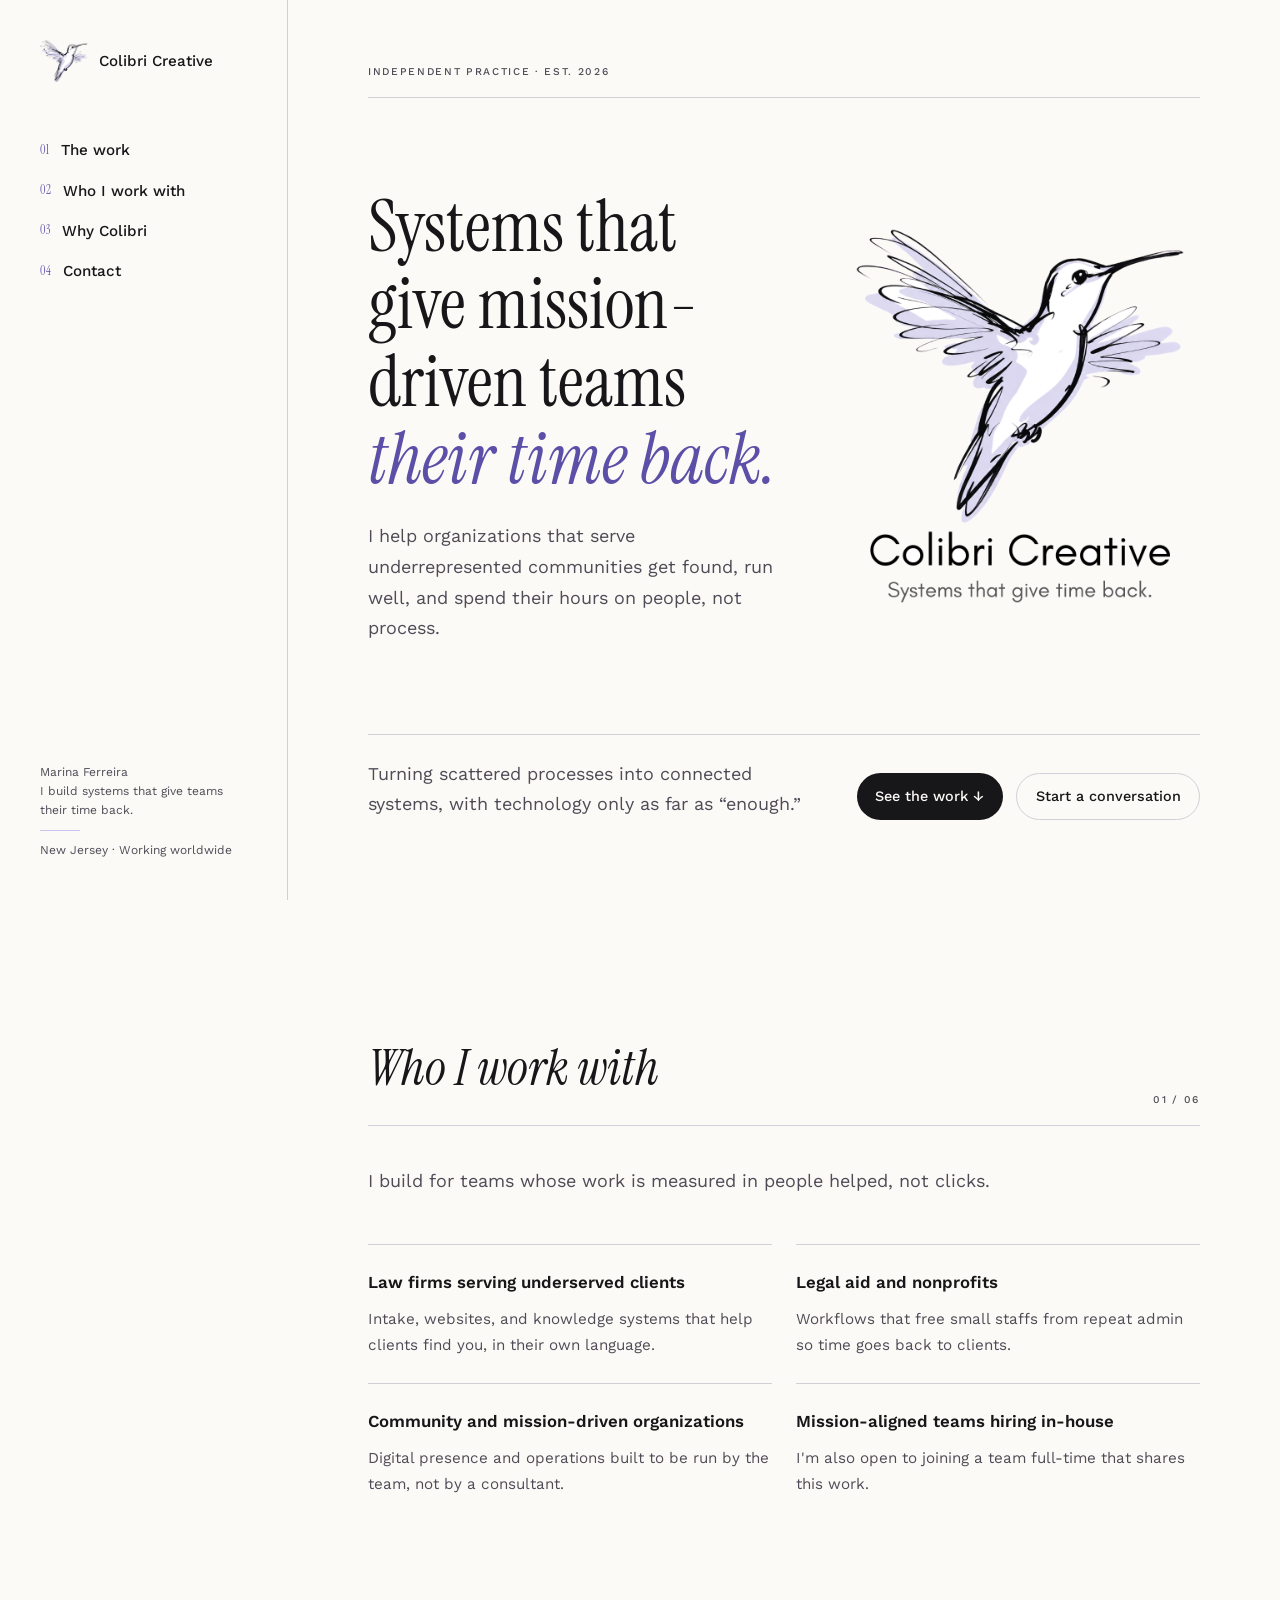
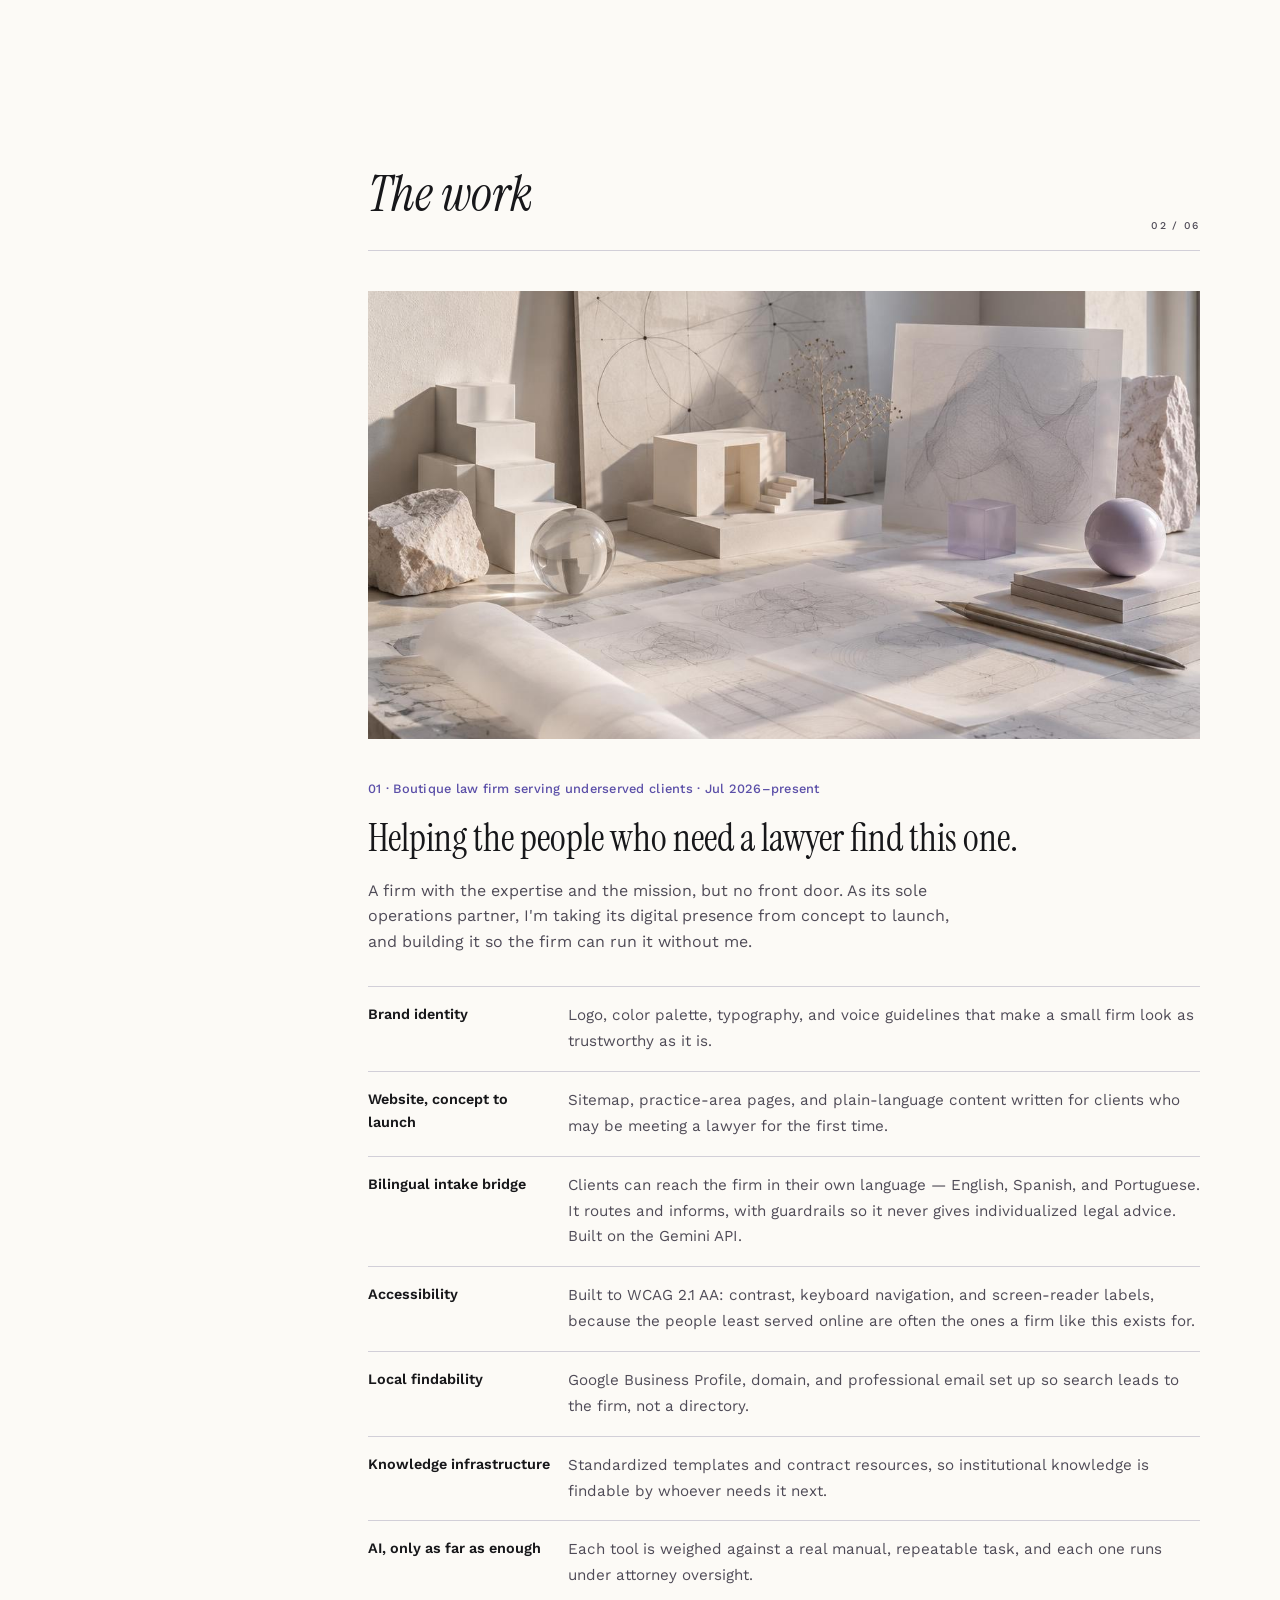
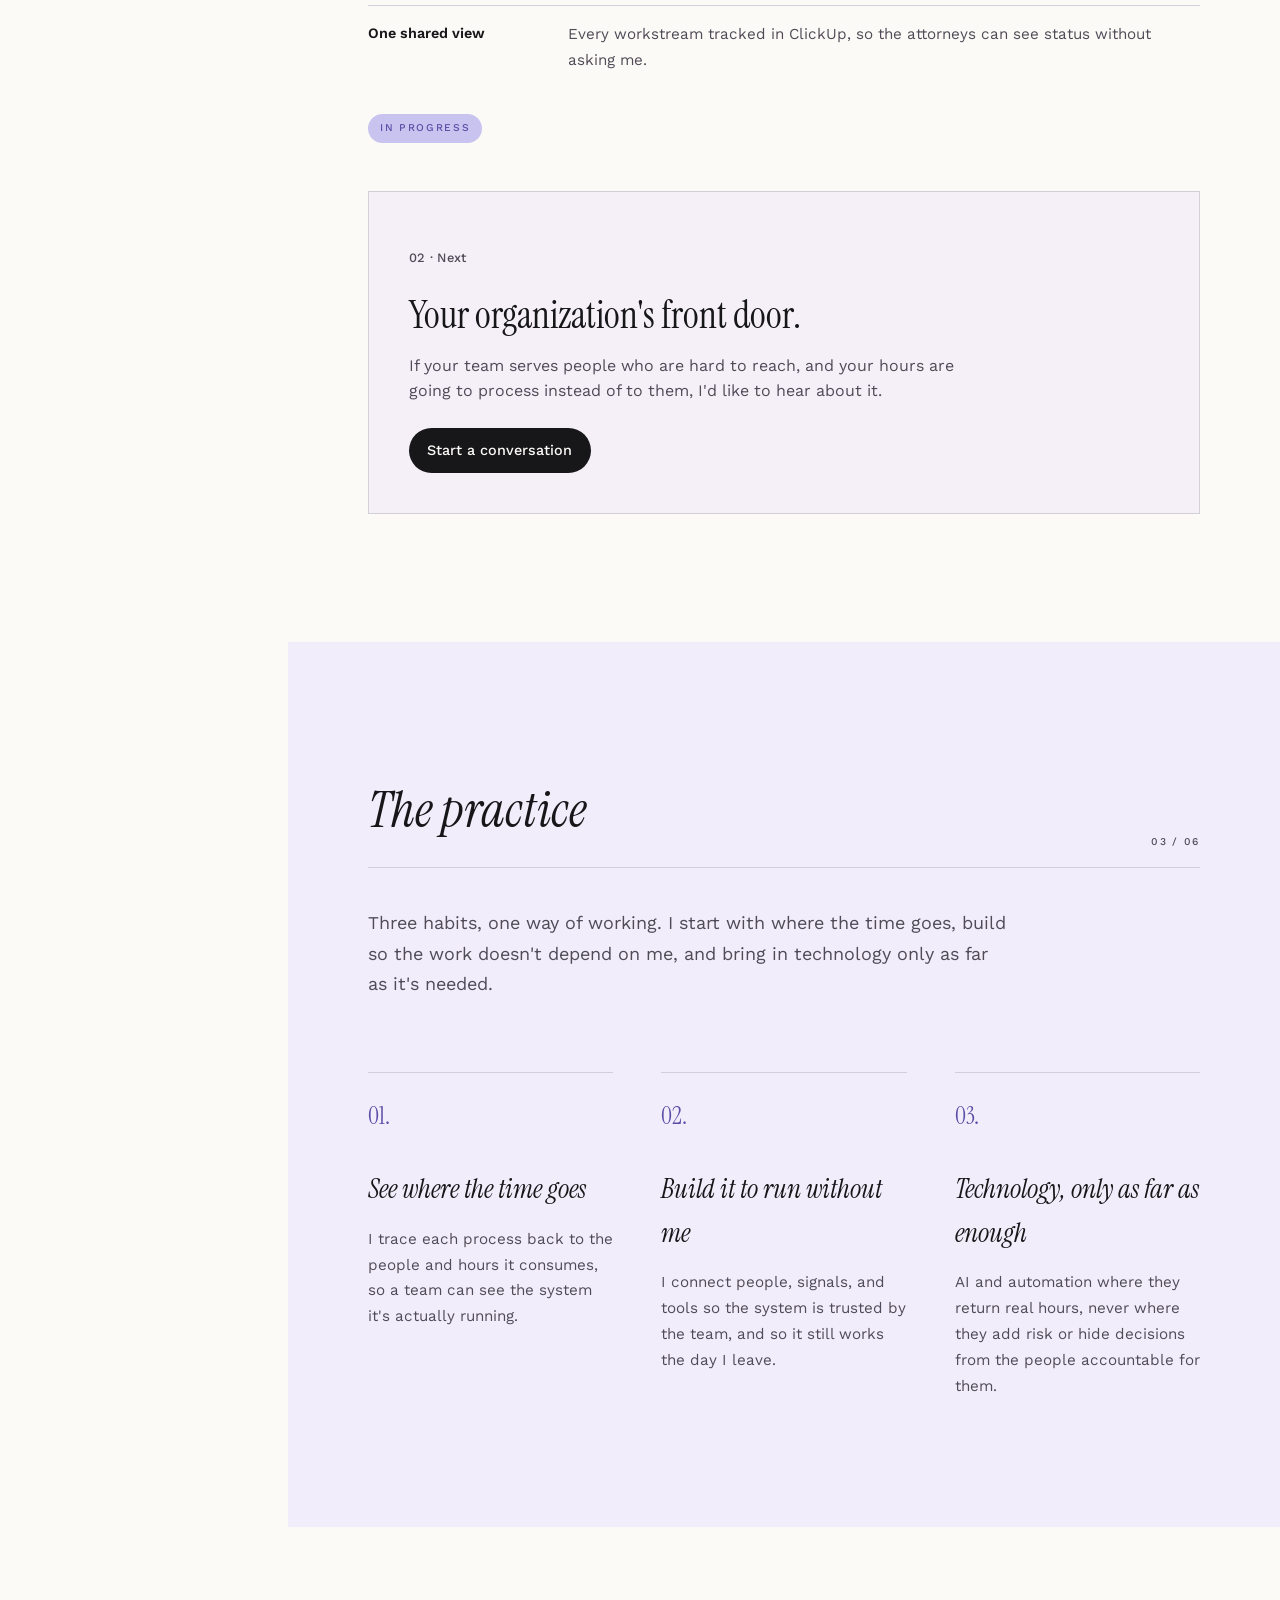
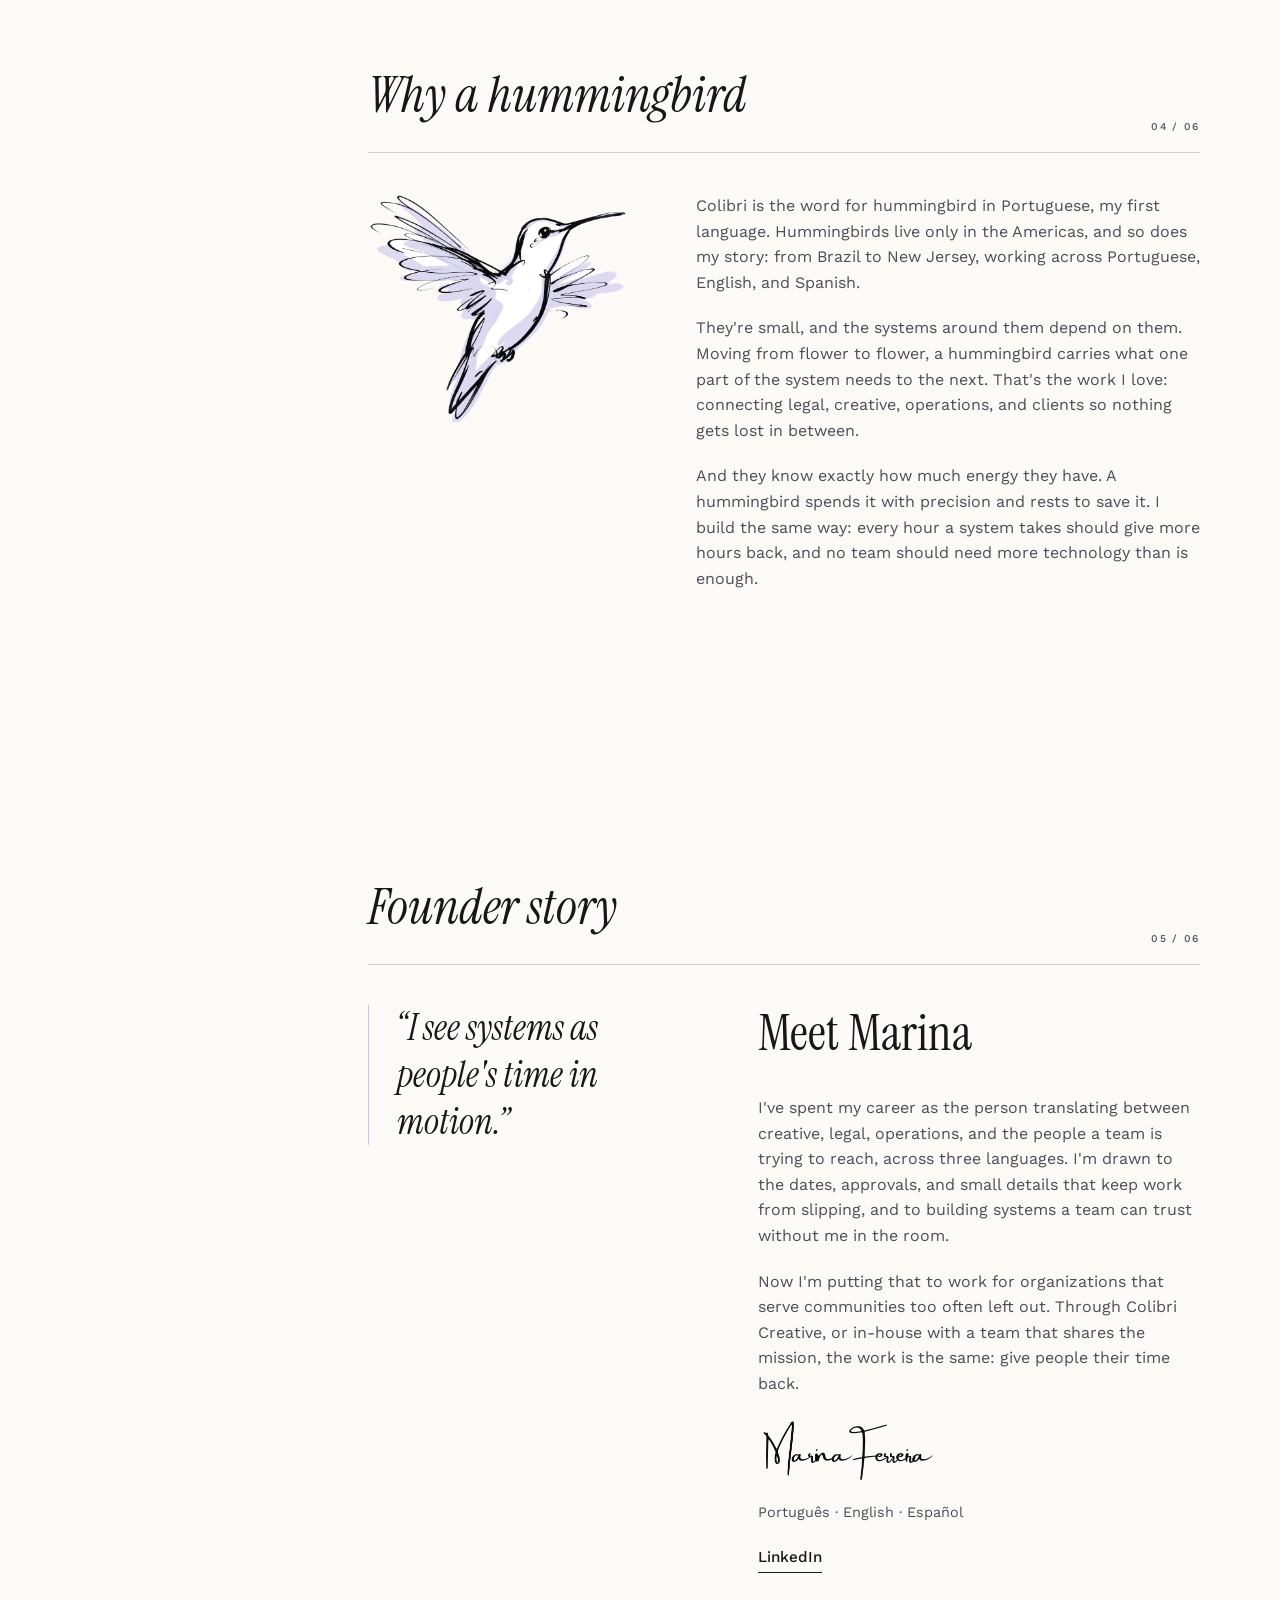
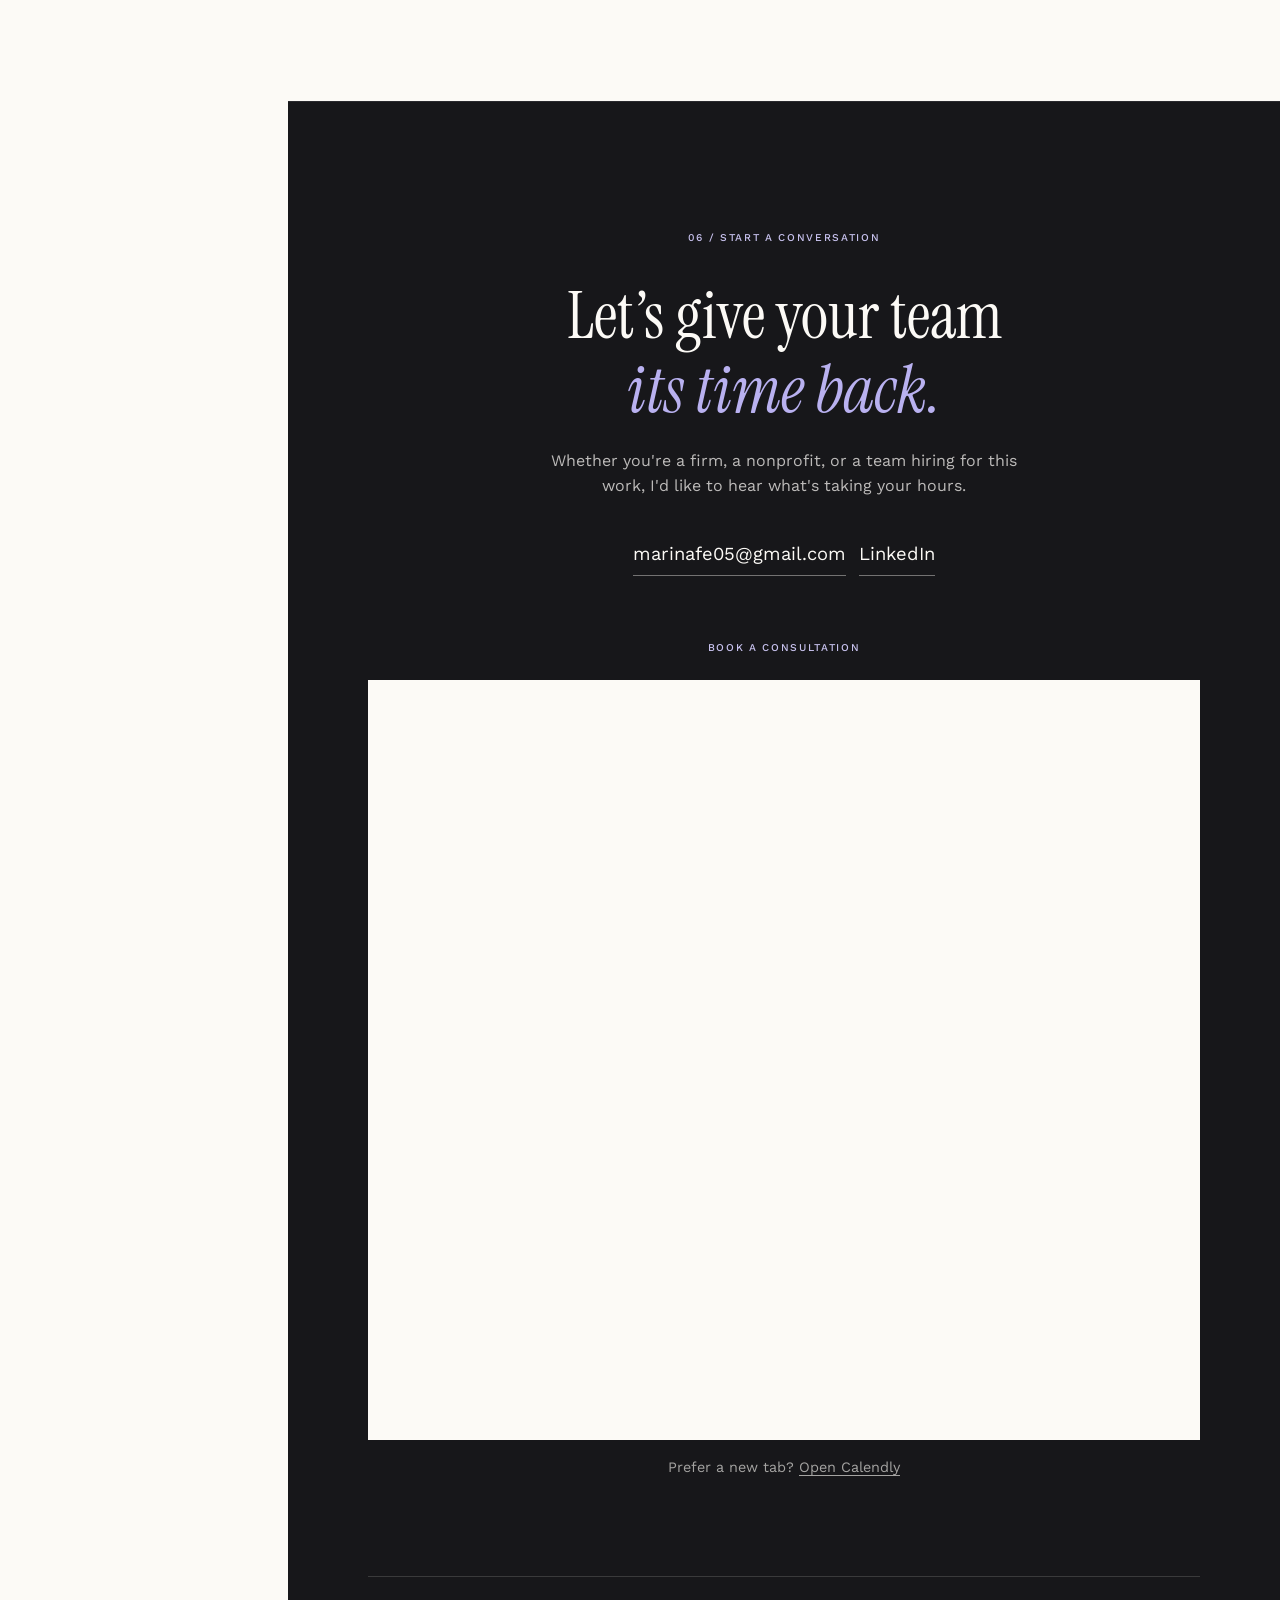
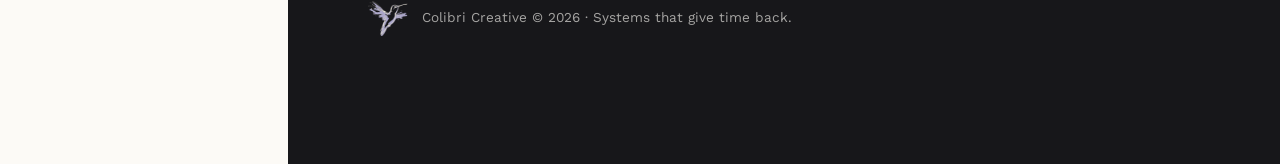
<file: index.html>
<!DOCTYPE html>
<html lang="en">
<head>
  <meta charset="UTF-8">
  <meta name="viewport" content="width=device-width, initial-scale=1.0">
  <title>Colibri Creative | Systems that give mission-driven teams their time back</title>
  <meta name="author" content="Marina Ferreira">
  <meta name="description" content="I build digital and AI systems for organizations that serve underrepresented communities, so they get found, run well, and spend their hours on people, not process.">
  <meta property="og:title" content="Colibri Creative | Systems that give mission-driven teams their time back">
  <meta property="og:description" content="I build digital and AI systems for organizations that serve underrepresented communities, so they get found, run well, and spend their hours on people, not process.">
  <meta property="og:type" content="website">
  <meta property="og:image" content="/brand/og-image.png">
  <meta name="twitter:card" content="summary_large_image">
  <meta name="twitter:title" content="Colibri Creative | Systems that give mission-driven teams their time back">
  <meta name="twitter:description" content="I build digital and AI systems for organizations that serve underrepresented communities, so they get found, run well, and spend their hours on people, not process.">
  <meta name="twitter:image" content="/brand/og-image.png">
  <link rel="icon" type="image/svg+xml" href="/brand/favicon.svg">
  <link rel="preconnect" href="https://fonts.googleapis.com">
  <link rel="preconnect" href="https://fonts.gstatic.com" crossorigin>
  <link href="https://fonts.googleapis.com/css2?family=Instrument+Serif:ital@0;1&family=Work+Sans:wght@300;400;500;600&display=swap" rel="stylesheet">
  <link rel="stylesheet" href="https://assets.calendly.com/assets/external/widget.css">
  <link rel="stylesheet" href="css/styles.css">
</head>
<body>
  <a class="skip-link" href="#top">Skip to content</a>

  <header class="mobile-header">
    <a class="mobile-brand" href="#top">
      <picture>
        <source srcset="brand/colibri-mark-dark.png" media="(prefers-color-scheme: dark)">
        <img src="brand/colibri-mark.png" alt="" width="40" height="35">
      </picture>
      <span>Colibri Creative</span>
    </a>
    <div class="mobile-links">
      <a href="#work">The work</a>
      <a href="#audience">Who</a>
      <a href="#why">Why</a>
      <a href="#contact">Contact</a>
    </div>
  </header>

  <aside class="sidebar">
    <div>
      <a class="nav-brand" href="#top" aria-label="Colibri Creative home">
        <picture>
          <source srcset="brand/colibri-mark-dark.png" media="(prefers-color-scheme: dark)">
          <img src="brand/colibri-mark.png" alt="" width="48" height="42">
        </picture>
        <span>Colibri Creative</span>
      </a>
      <nav class="nav" aria-label="Main navigation">
        <ul>
          <li><a href="#work"><span class="nav-index">01</span>The work</a></li>
          <li><a href="#audience"><span class="nav-index">02</span>Who I work with</a></li>
          <li><a href="#why"><span class="nav-index">03</span>Why Colibri</a></li>
          <li><a href="#contact"><span class="nav-index">04</span>Contact</a></li>
        </ul>
      </nav>
    </div>
    <div class="sidebar-meta">
      <p>Marina Ferreira<br>I build systems that give teams their time back.</p>
      <div class="sidebar-rule"></div>
      <p>New Jersey · Working worldwide</p>
    </div>
  </aside>

  <main class="main" id="top">
    <section class="hero">
      <div class="hero-meta">
        <span>Independent practice · Est. 2026</span>
      </div>
      <div class="hero-grid">
        <div class="animate-rise">
          <h1>Systems that give mission-driven teams <span class="italic text-primary phrase">their time back.</span></h1>
          <p class="hero-subhead">I help organizations that serve underrepresented communities get found, run well, and spend their hours on people, not process.</p>
        </div>
        <picture>
          <source srcset="brand/colibri-logo-dark.png" media="(prefers-color-scheme: dark)">
          <img class="hero-mark" src="brand/colibri-logo.png" width="360" height="462" alt="Colibri Creative logo: a hand-drawn hummingbird with the tagline Systems that give time back.">
        </picture>
      </div>
      <div class="hero-foot">
        <p class="lede">Turning scattered processes into connected systems, with technology only as far as “enough.”</p>
        <div class="hero-actions">
          <a class="btn btn-primary" href="#work">See the work ↓</a>
          <a class="btn btn-secondary" href="#contact">Start a conversation</a>
        </div>
      </div>
    </section>

    <section class="section" id="audience">
      <div class="section-head">
        <h2>Who I work with</h2>
        <span class="section-index">01 / 06</span>
      </div>
      <p class="section-intro">I build for teams whose work is measured in people helped, not clicks.</p>
      <div class="audience-grid">
        <article class="audience-card">
          <h3>Law firms serving underserved clients</h3>
          <p>Intake, websites, and knowledge systems that help clients find you, in their own language.</p>
        </article>
        <article class="audience-card">
          <h3>Legal aid and nonprofits</h3>
          <p>Workflows that free small staffs from repeat admin so time goes back to clients.</p>
        </article>
        <article class="audience-card">
          <h3>Community and mission-driven organizations</h3>
          <p>Digital presence and operations built to be run by the team, not by a consultant.</p>
        </article>
        <article class="audience-card">
          <h3>Mission-aligned teams hiring in-house</h3>
          <p>I'm also open to joining a team full-time that shares this work.</p>
        </article>
      </div>
    </section>

    <section class="section" id="work">
      <div class="section-head">
        <h2>The work</h2>
        <span class="section-index">02 / 06</span>
      </div>

      <article class="work-feature">
        <div class="work-media">
          <img src="assets/colibri-systems-study.jpg" alt="Sunlit studio table with architectural models and systems diagrams, standing in for the work of building a firm's front door." width="1200" height="800">
        </div>
        <div class="work-feature-copy">
          <p class="work-label">01 · Boutique law firm serving underserved clients · Jul 2026–present</p>
          <h3>Helping the people who need a lawyer find this one.</h3>
          <p class="work-intro">A firm with the expertise and the mission, but no front door. As its sole operations partner, I'm taking its digital presence from concept to launch, and building it so the firm can run it without me.</p>
          <dl class="work-list">
            <div>
              <dt>Brand identity</dt>
              <dd>Logo, color palette, typography, and voice guidelines that make a small firm look as trustworthy as it is.</dd>
            </div>
            <div>
              <dt>Website, concept to launch</dt>
              <dd>Sitemap, practice-area pages, and plain-language content written for clients who may be meeting a lawyer for the first time.</dd>
            </div>
            <div>
              <dt>Bilingual intake bridge</dt>
              <dd>Clients can reach the firm in their own language — English, Spanish, and Portuguese. It routes and informs, with guardrails so it never gives individualized legal advice. Built on the Gemini API.</dd>
            </div>
            <div>
              <dt>Accessibility</dt>
              <dd>Built to WCAG 2.1 AA: contrast, keyboard navigation, and screen-reader labels, because the people least served online are often the ones a firm like this exists for.</dd>
            </div>
            <div>
              <dt>Local findability</dt>
              <dd>Google Business Profile, domain, and professional email set up so search leads to the firm, not a directory.</dd>
            </div>
            <div>
              <dt>Knowledge infrastructure</dt>
              <dd>Standardized templates and contract resources, so institutional knowledge is findable by whoever needs it next.</dd>
            </div>
            <div>
              <dt>AI, only as far as enough</dt>
              <dd>Each tool is weighed against a real manual, repeatable task, and each one runs under attorney oversight.</dd>
            </div>
            <div>
              <dt>One shared view</dt>
              <dd>Every workstream tracked in ClickUp, so the attorneys can see status without asking me.</dd>
            </div>
          </dl>
          <p class="work-status">In progress</p>
        </div>
      </article>

      <article class="work-invite">
        <p class="work-label">02 · Next</p>
        <h3>Your organization's front door.</h3>
        <p>If your team serves people who are hard to reach, and your hours are going to process instead of to them, I'd like to hear about it.</p>
        <a class="btn btn-primary" href="#contact">Start a conversation</a>
      </article>
    </section>

    <section class="section approach" id="approach">
      <div class="section-head">
        <h2>The practice</h2>
        <span class="section-index">03 / 06</span>
      </div>
      <p class="approach-intro">Three habits, one way of working. I start with where the time goes, build so the work doesn't depend on me, and bring in technology only as far as it's needed.</p>
      <div class="approach-grid">
        <article class="approach-card">
          <span class="approach-num">01.</span>
          <h3>See where the time goes</h3>
          <p>I trace each process back to the people and hours it consumes, so a team can see the system it's actually running.</p>
        </article>
        <article class="approach-card">
          <span class="approach-num">02.</span>
          <h3>Build it to run without me</h3>
          <p>I connect people, signals, and tools so the system is trusted by the team, and so it still works the day I leave.</p>
        </article>
        <article class="approach-card">
          <span class="approach-num">03.</span>
          <h3>Technology, only as far as enough</h3>
          <p>AI and automation where they return real hours, never where they add risk or hide decisions from the people accountable for them.</p>
        </article>
      </div>
    </section>

    <section class="section" id="why">
      <div class="section-head">
        <h2>Why a hummingbird</h2>
        <span class="section-index">04 / 06</span>
      </div>
      <div class="why-grid">
        <picture>
          <source srcset="brand/colibri-mark-dark.png" media="(prefers-color-scheme: dark)">
          <img class="why-mark" src="brand/colibri-mark.png" width="260" height="228" alt="Hand-drawn hummingbird.">
        </picture>
        <div class="why-copy">
          <p>Colibri is the word for hummingbird in Portuguese, my first language. Hummingbirds live only in the Americas, and so does my story: from Brazil to New Jersey, working across Portuguese, English, and Spanish.</p>
          <p>They're small, and the systems around them depend on them. Moving from flower to flower, a hummingbird carries what one part of the system needs to the next. That's the work I love: connecting legal, creative, operations, and clients so nothing gets lost in between.</p>
          <p>And they know exactly how much energy they have. A hummingbird spends it with precision and rests to save it. I build the same way: every hour a system takes should give more hours back, and no team should need more technology than is enough.</p>
        </div>
      </div>
    </section>

    <section class="section" id="story">
      <div class="section-head">
        <h2>Founder story</h2>
        <span class="section-index">05 / 06</span>
      </div>
      <div class="story-grid">
        <p class="quote">“I see systems as people's time in motion.”</p>
        <div class="story-copy">
          <h3>Meet Marina</h3>
          <div class="story-body">
            <p>I've spent my career as the person translating between creative, legal, operations, and the people a team is trying to reach, across three languages. I'm drawn to the dates, approvals, and small details that keep work from slipping, and to building systems a team can trust without me in the room.</p>
            <p>Now I'm putting that to work for organizations that serve communities too often left out. Through Colibri Creative, or in-house with a team that shares the mission, the work is the same: give people their time back.</p>
          </div>
          <picture>
            <source srcset="brand/signature-dark.png" media="(prefers-color-scheme: dark)">
            <img class="signature-img" src="brand/signature.png" width="180" height="64" alt="Marina Ferreira">
          </picture>
          <p class="lang-line">Português · English · Español</p>
          <a class="text-link story-link" href="https://linkedin.com/in/marinaferreira1" target="_blank" rel="noopener noreferrer">LinkedIn</a>
        </div>
      </div>
    </section>

    <section class="section contact" id="contact">
      <div class="contact-inner">
        <p class="contact-kicker">06 / Start a conversation</p>
        <h2>Let’s give your team<br><span class="italic">its time back.</span></h2>
        <p class="contact-sub">Whether you're a firm, a nonprofit, or a team hiring for this work, I'd like to hear what's taking your hours.</p>
        <div class="contact-links">
          <a class="contact-mail" href="mailto:marinafe05@gmail.com">marinafe05@gmail.com</a>
          <a class="contact-mail" href="https://linkedin.com/in/marinaferreira1" target="_blank" rel="noopener noreferrer">LinkedIn</a>
        </div>
        <p class="contact-kicker booking-label">Book a consultation</p>
        <div class="booking-panel">
          <div
            class="calendly-inline-widget"
            data-url="https://calendly.com/marinatfe5?hide_gdpr_banner=1&background_color=fcfaf6&text_color=17171a&primary_color=5b4fa8"
            style="min-width:320px;height:760px;">
          </div>
        </div>
        <p class="booking-note">
          Prefer a new tab?
          <a href="https://calendly.com/marinatfe5" target="_blank" rel="noopener noreferrer">Open Calendly</a>
        </p>
      </div>
      <div class="footer-meta">
        <span class="footer-brand">
          <img src="brand/colibri-mark-dark.png" alt="" width="40" height="35">
          Colibri Creative © 2026 · Systems that give time back.
        </span>
      </div>
    </section>
  </main>

  <script src="https://assets.calendly.com/assets/external/widget.js" type="text/javascript" async></script>
</body>
</html>
</file>
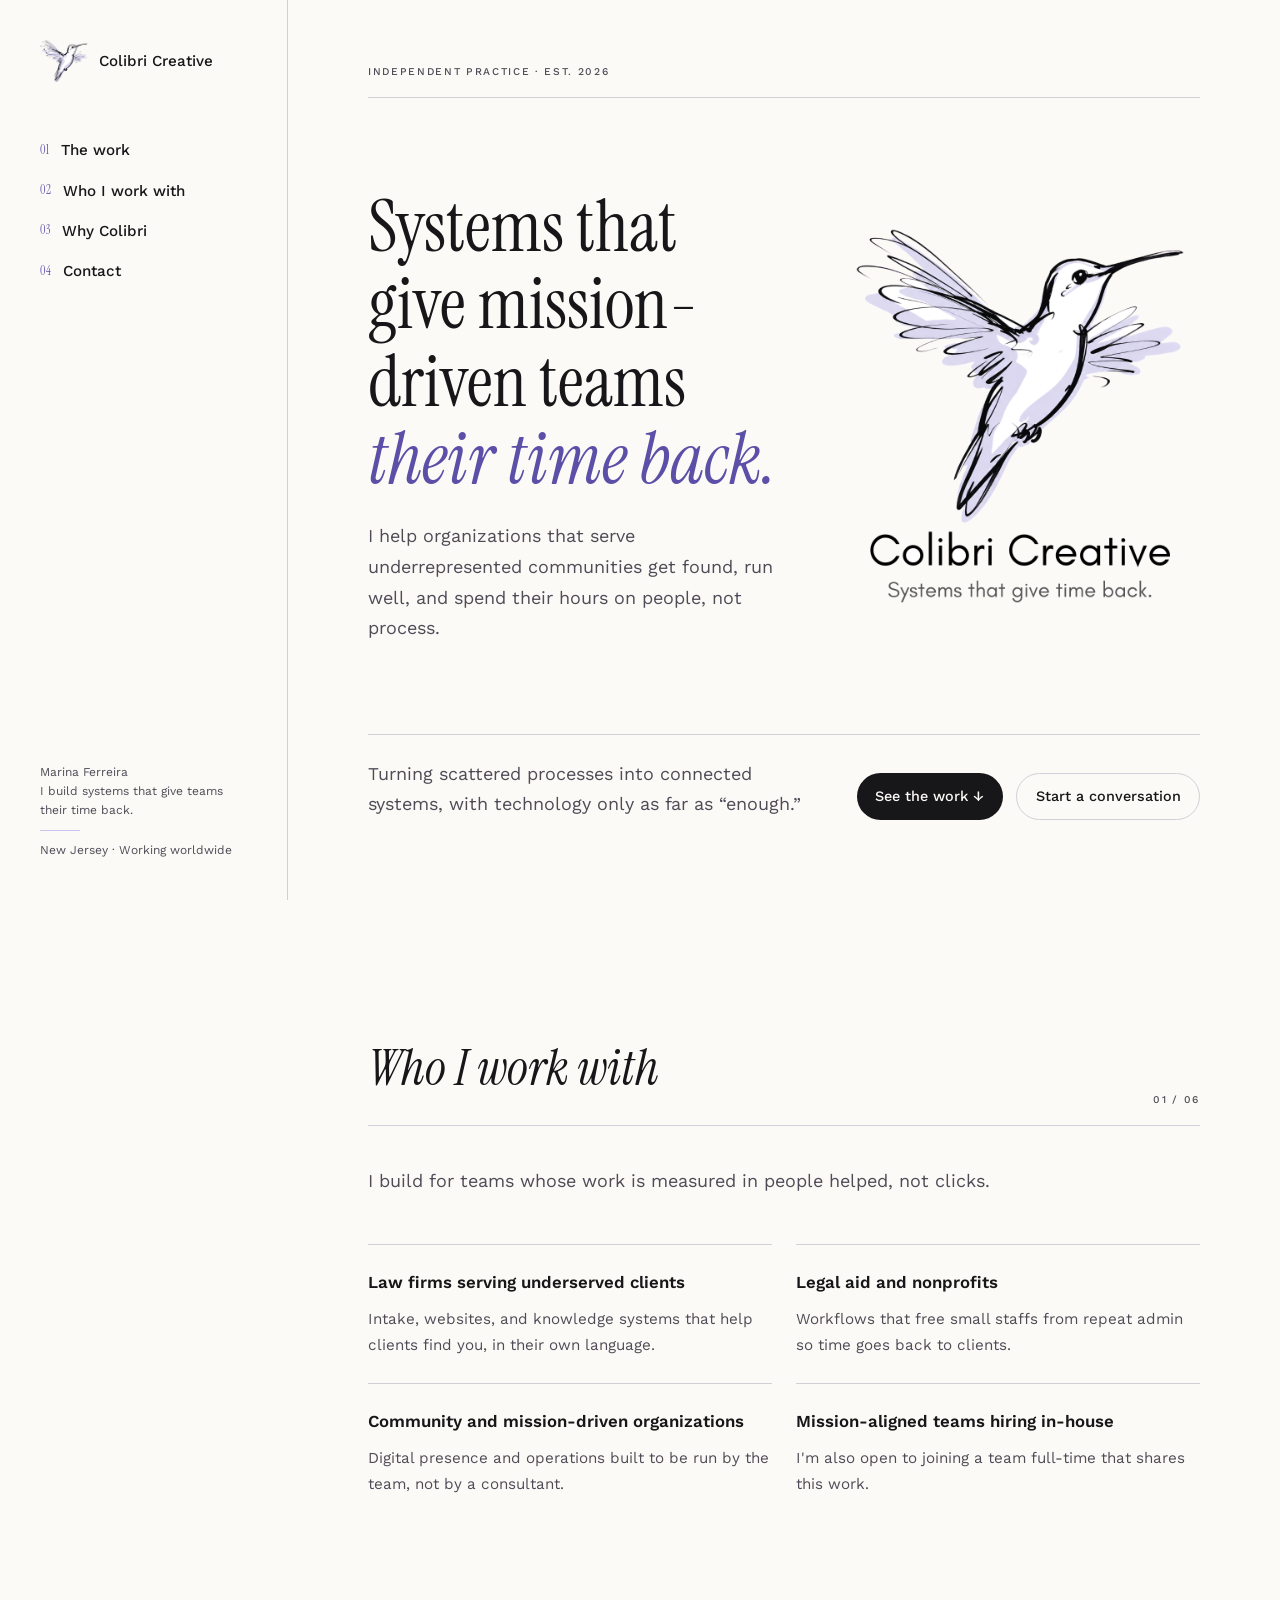
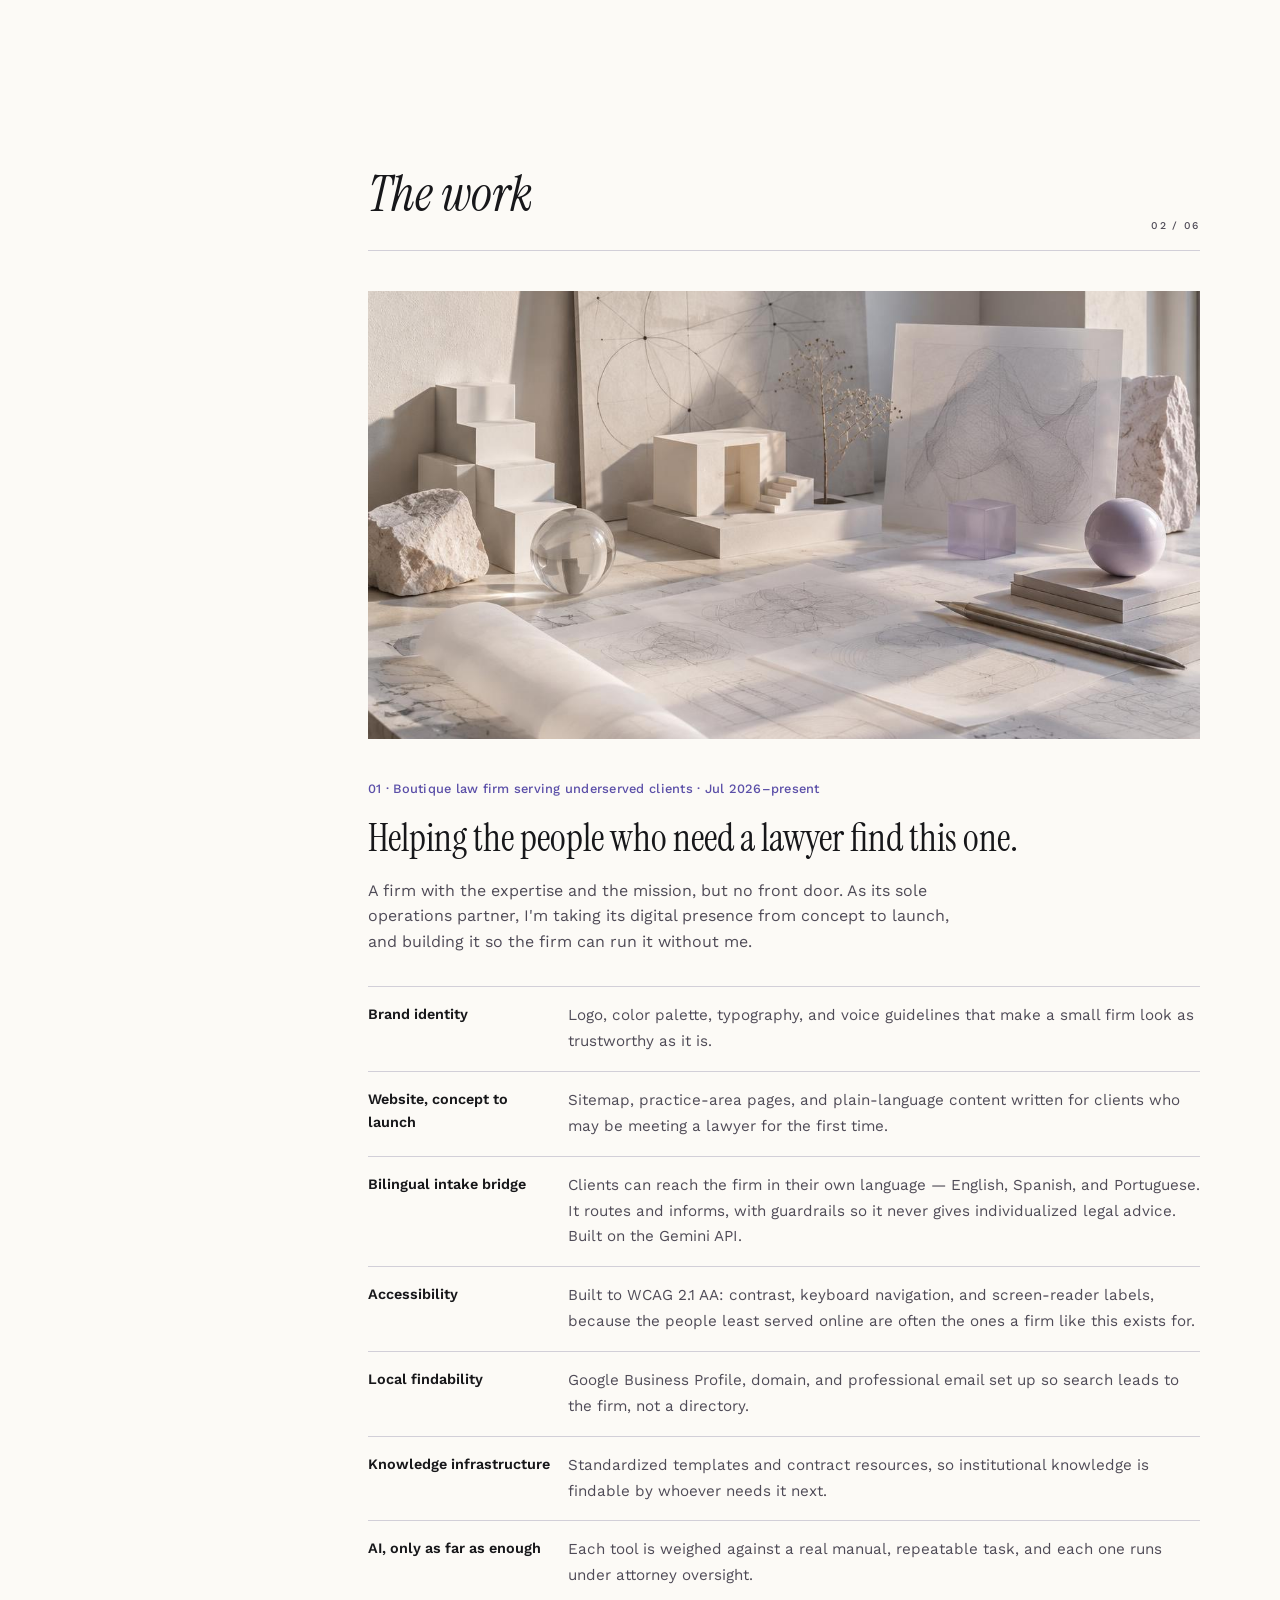
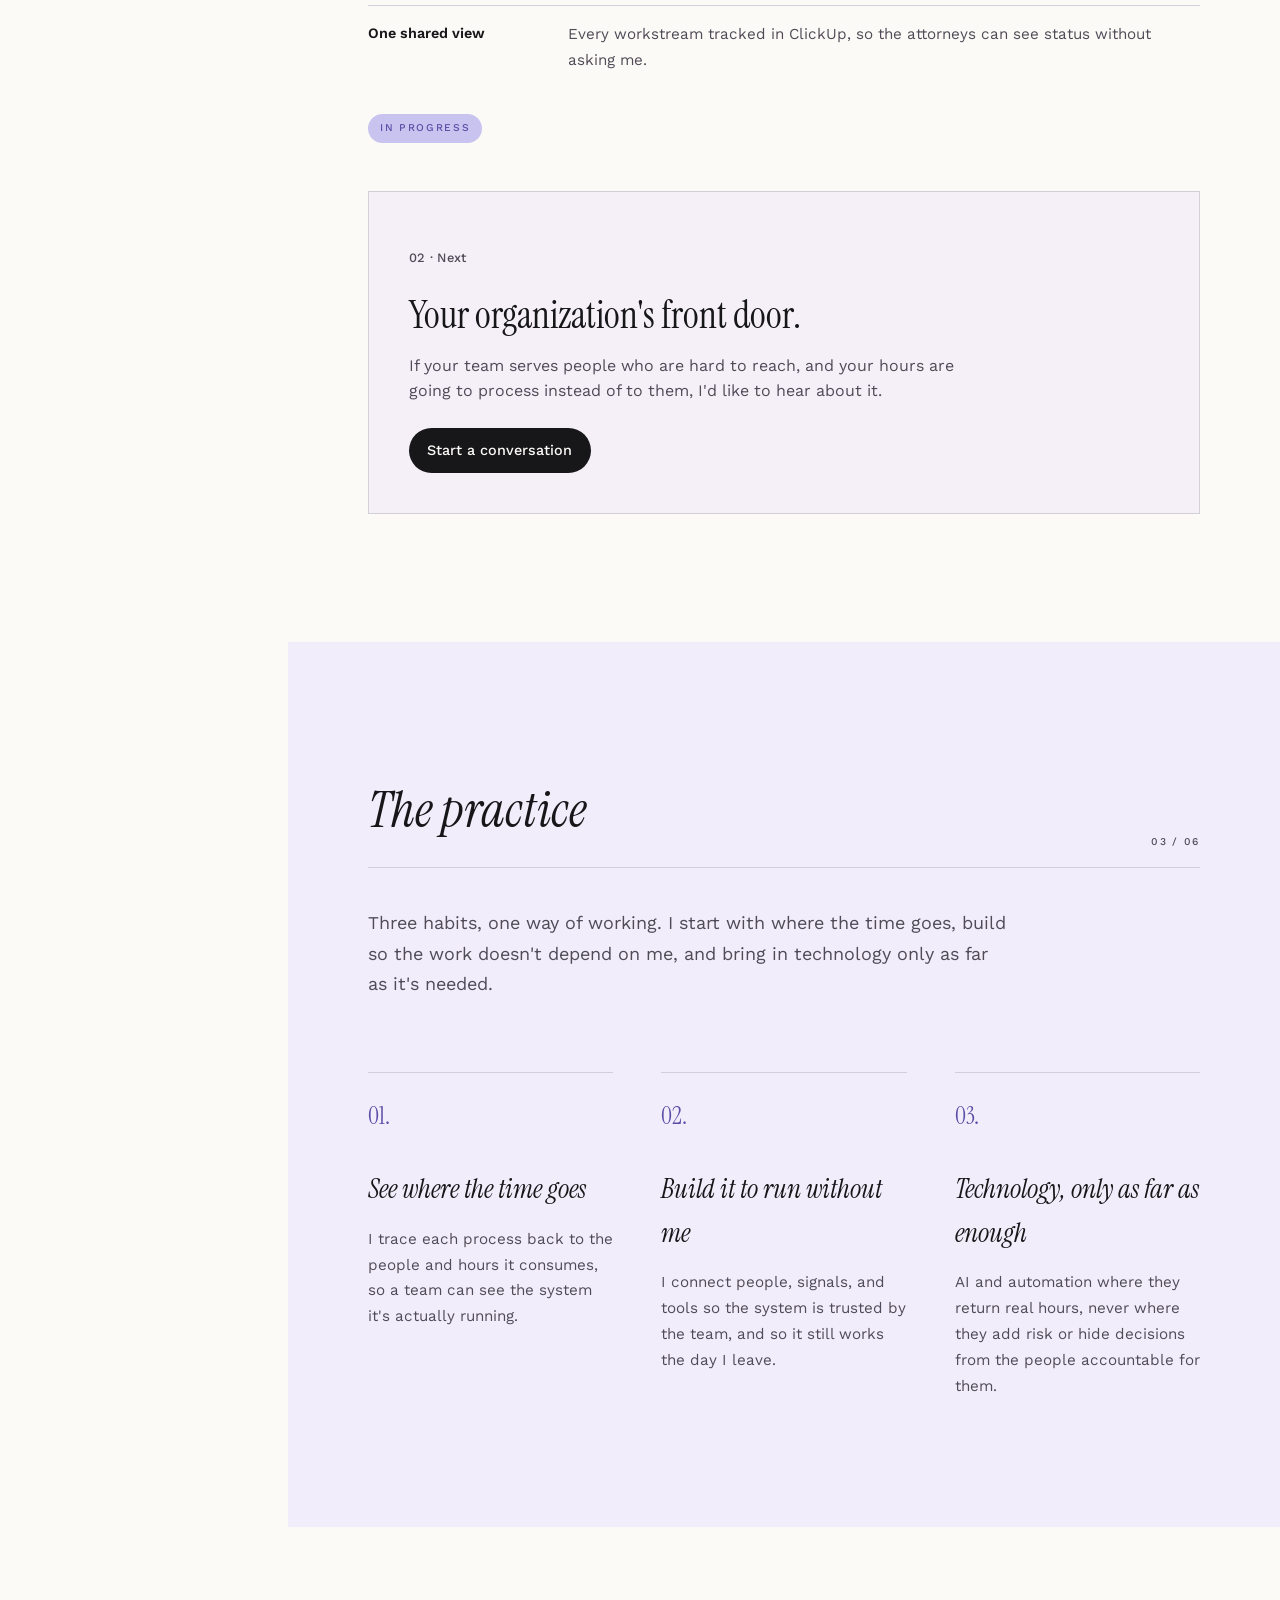
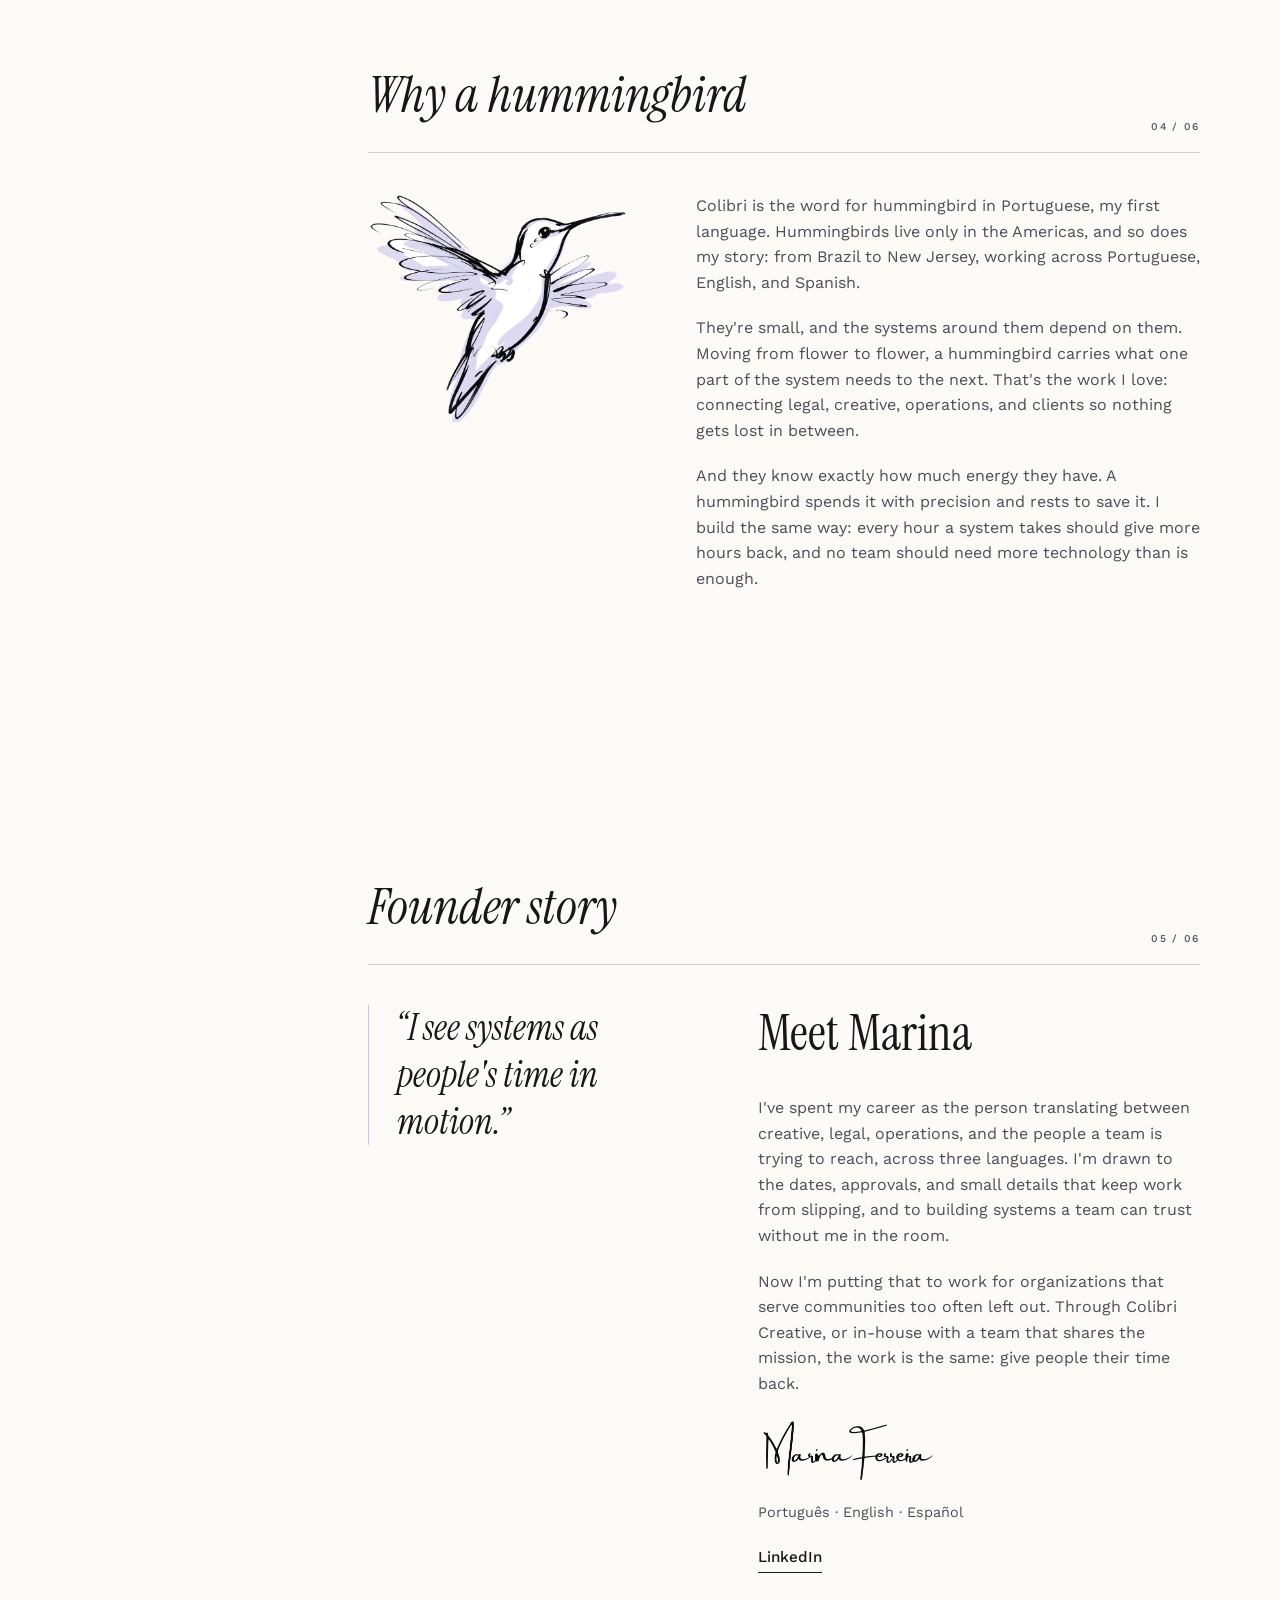
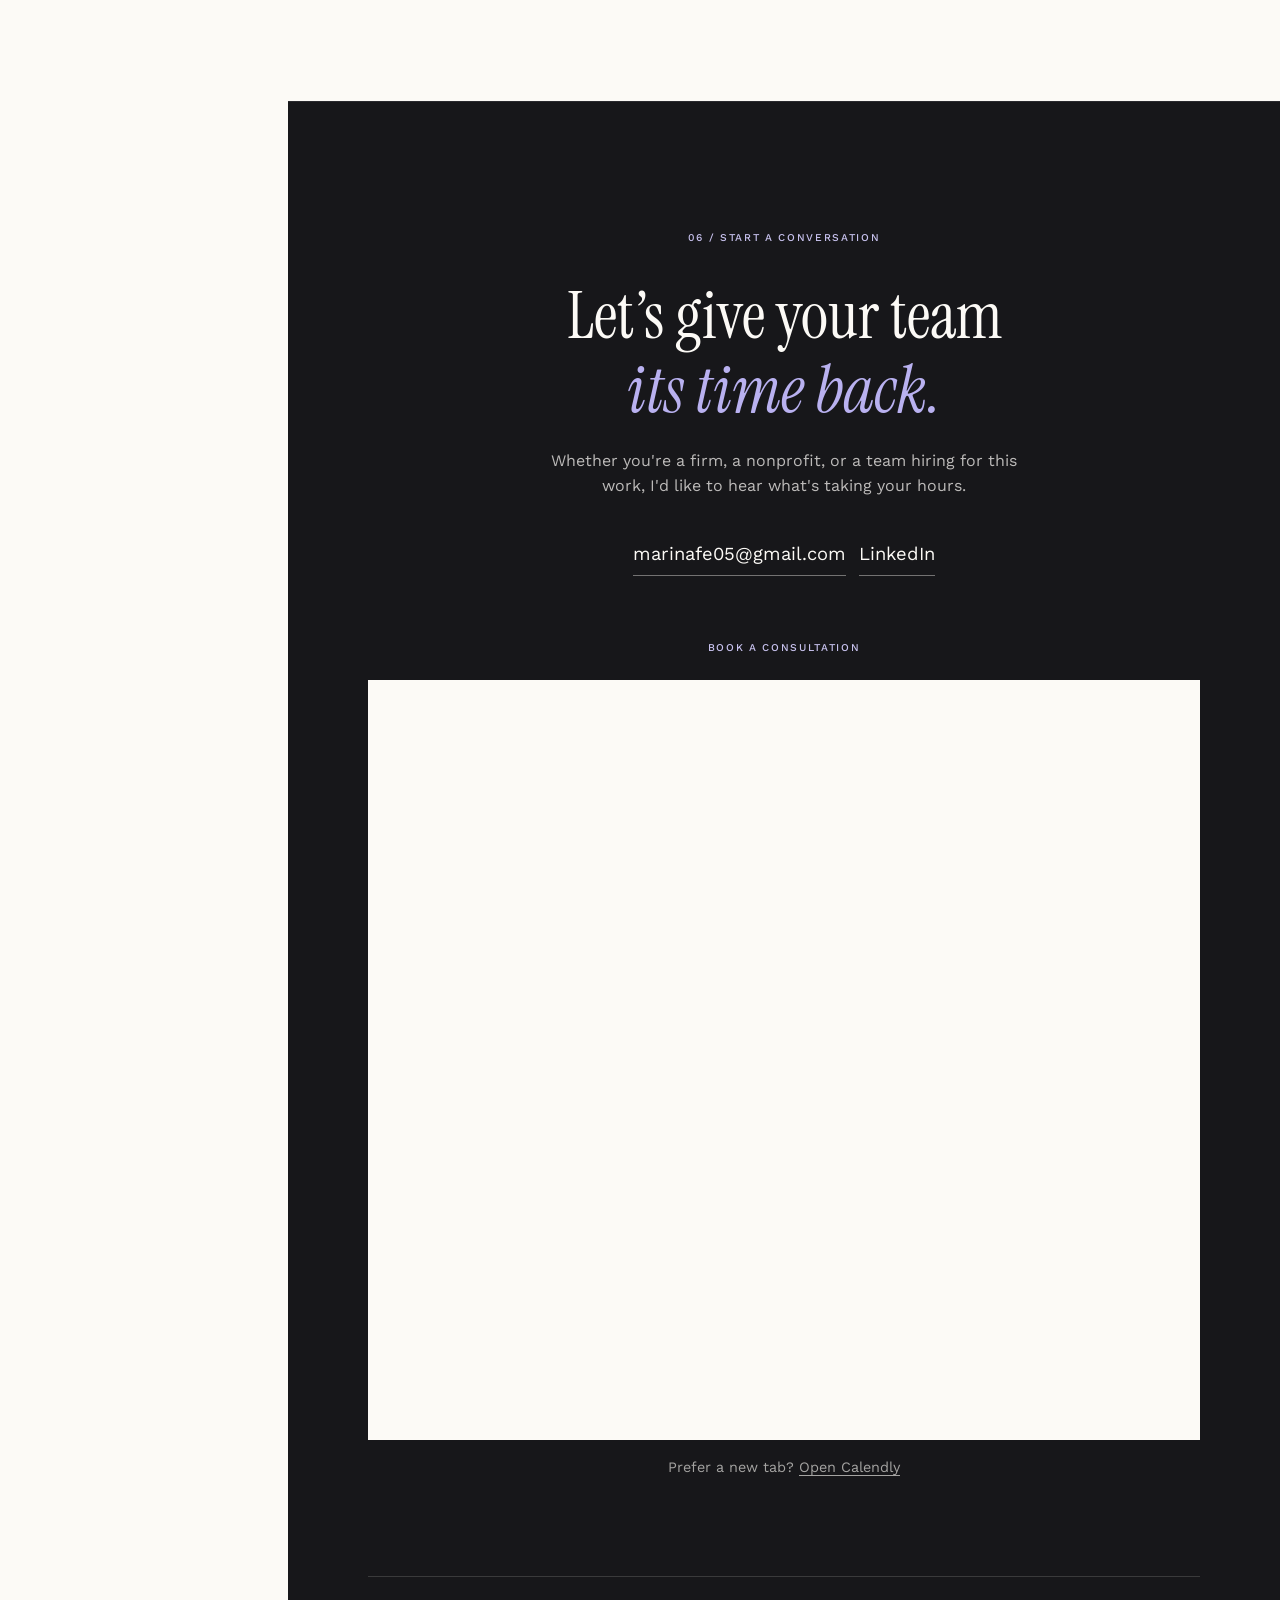
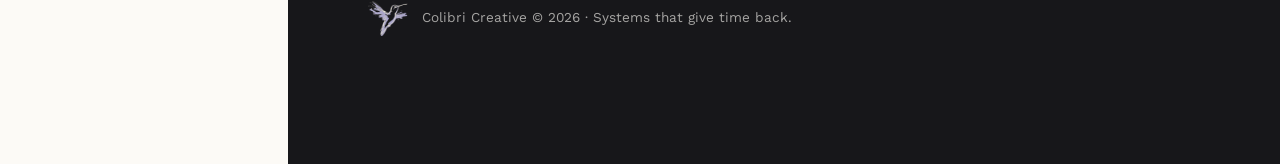
<file: projects.html>
<!DOCTYPE html>
<html lang="en">
<head>
  <meta charset="UTF-8">
  <meta name="viewport" content="width=device-width, initial-scale=1.0">
  <title>The work | Colibri Creative</title>
  <meta http-equiv="refresh" content="0; url=index.html#work">
  <link rel="canonical" href="index.html#work">
  <script>location.replace("index.html#work");</script>
</head>
<body>
  <p><a href="index.html#work">Continue to The work</a></p>
</body>
</html>
</file>
<file: css/styles.css>
:root {
  color-scheme: light dark;
  --background: oklch(98.5% 0.006 85);
  --foreground: #17171a;
  --primary: #5b4fa8;
  --secondary: oklch(95.5% 0.018 303);
  --muted: oklch(42% 0.02 300);
  --accent: #c9c3f0;
  --accent-text: #5b4fa8;
  --border: oklch(86% 0.012 300);
  --sidebar: 18rem;
  --display: "Instrument Serif", "Times New Roman", serif;
  --sans: "Work Sans", "Segoe UI", sans-serif;
  --chip: #c9c3f0;
}

@media (prefers-color-scheme: dark) {
  :root {
    --background: #1a191c;
    --foreground: #f7f4ee;
    --primary: #b9b1f0;
    --secondary: #242328;
    --muted: #c4c0cc;
    --accent: #c9c3f0;
    --accent-text: #b9b1f0;
    --border: #3a3840;
    --chip: #3a3458;
  }
}

*,
*::before,
*::after {
  box-sizing: border-box;
}

html {
  scroll-behavior: smooth;
}

body {
  margin: 0;
  color: var(--foreground);
  background: var(--background);
  font-family: var(--sans);
  line-height: 1.6;
}

img {
  display: block;
  max-width: 100%;
  height: auto;
}

a {
  color: inherit;
  text-decoration: none;
}

::selection {
  background: var(--accent);
}

.skip-link {
  position: absolute;
  left: 1rem;
  top: -3rem;
  z-index: 100;
  padding: 0.6rem 0.9rem;
  background: var(--foreground);
  color: var(--background);
}

.skip-link:focus {
  top: 1rem;
}

.mobile-header {
  display: none;
  position: sticky;
  top: 0;
  z-index: 50;
  align-items: center;
  justify-content: space-between;
  gap: 0.75rem;
  padding: 0.85rem 1.25rem;
  border-bottom: 1px solid var(--border);
  background: color-mix(in oklab, var(--background) 95%, transparent);
  backdrop-filter: blur(12px);
}

.mobile-brand {
  display: flex;
  align-items: center;
  gap: 0.55rem;
  font-family: var(--sans);
  font-size: 0.95rem;
  font-weight: 500;
}

.mobile-brand img {
  width: 40px;
  height: auto;
}

.mobile-links {
  display: flex;
  flex-wrap: wrap;
  align-items: center;
  justify-content: flex-end;
  gap: 0.75rem 0.9rem;
}

.mobile-links a {
  font-size: 0.62rem;
  font-weight: 500;
  letter-spacing: 0.14em;
  text-transform: uppercase;
  color: var(--muted);
}

.sidebar {
  position: fixed;
  inset: 0 auto 0 0;
  z-index: 40;
  display: flex;
  width: var(--sidebar);
  flex-direction: column;
  justify-content: space-between;
  padding: 2.5rem;
  border-right: 1px solid var(--border);
  background: var(--background);
}

.nav-brand {
  display: flex;
  align-items: center;
  gap: 0.7rem;
  font-size: 0.95rem;
  font-weight: 500;
}

.nav-brand img {
  width: 48px;
  height: auto;
}

.nav {
  margin-top: 3.5rem;
}

.nav ul {
  margin: 0;
  padding: 0;
  list-style: none;
}

.nav li + li {
  margin-top: 1rem;
}

.nav a {
  display: flex;
  align-items: center;
  gap: 0.75rem;
  font-size: 0.95rem;
  font-weight: 500;
  transition: color 0.2s ease;
}

.nav a:hover,
.nav a[aria-current="page"] {
  color: var(--primary);
}

.nav-index {
  font-family: var(--display);
  font-size: 0.75rem;
  color: var(--accent-text);
}

.sidebar-meta {
  font-size: 0.75rem;
  line-height: 1.6;
  color: var(--muted);
}

.sidebar-meta p {
  margin: 0;
}

.sidebar-rule {
  width: 2.5rem;
  height: 1px;
  margin: 0.6rem 0;
  background: var(--accent);
}

.main {
  margin-left: var(--sidebar);
}

.hero {
  position: relative;
  display: flex;
  min-height: 100vh;
  flex-direction: column;
  justify-content: space-between;
  overflow: hidden;
  padding: 4rem 5rem 5rem;
}

.hero-meta,
.section-index,
.contact-kicker {
  font-size: 0.65rem;
  font-weight: 500;
  letter-spacing: 0.16em;
  text-transform: uppercase;
}

.hero-meta {
  display: flex;
  justify-content: space-between;
  padding-bottom: 1rem;
  border-bottom: 1px solid var(--border);
  color: var(--muted);
}

.hero-grid {
  display: grid;
  grid-template-columns: minmax(0, 1fr) 22.5rem;
  gap: 3.5rem;
  align-items: center;
  padding: 3.5rem 0;
}

.hero h1,
.display {
  margin: 0;
  max-width: 56rem;
  font-family: var(--display);
  font-size: clamp(2.6rem, 5.6vw, 4.6rem);
  font-weight: 400;
  line-height: 1.08;
}

.hero-subhead {
  max-width: 34rem;
  margin: 1.5rem 0 0;
  font-size: 1.125rem;
  line-height: 1.7;
  color: var(--muted);
}

.italic {
  font-style: italic;
}

.phrase {
  white-space: nowrap;
}

.text-primary {
  color: var(--primary);
}

.hero-mark {
  width: 360px;
  max-width: 100%;
  margin-left: auto;
  animation: hover-mark 5s ease-in-out infinite;
}

.hero-foot {
  display: grid;
  grid-template-columns: 1fr auto;
  gap: 1.5rem;
  align-items: end;
  padding-top: 1.5rem;
  border-top: 1px solid var(--border);
}

.lede,
.section-intro,
.approach-intro {
  max-width: 40rem;
  margin: 0;
  font-size: 1.125rem;
  line-height: 1.7;
  color: var(--muted);
}

.hero-actions,
.contact-links {
  display: flex;
  flex-wrap: wrap;
  gap: 0.85rem;
}

.btn {
  display: inline-flex;
  align-items: center;
  justify-content: center;
  padding: 0.7rem 1.15rem;
  border-radius: 999px;
  font-size: 0.9rem;
  font-weight: 500;
  transition: color 0.2s ease, background 0.2s ease, border-color 0.2s ease;
}

.btn-primary {
  background: var(--foreground);
  color: var(--background);
}

.btn-primary:hover {
  background: var(--primary);
  color: #fff;
}

.btn-secondary {
  border: 1px solid var(--border);
  color: var(--foreground);
}

.btn-secondary:hover {
  border-color: var(--primary);
  color: var(--primary);
}

.text-link {
  border-bottom: 1px solid var(--foreground);
  padding-bottom: 0.2rem;
  font-size: 0.95rem;
  font-weight: 500;
  transition: color 0.2s ease, border-color 0.2s ease;
}

.text-link:hover {
  color: var(--primary);
  border-color: var(--primary);
}

.section {
  scroll-margin-top: 1.5rem;
  padding: 8rem 5rem;
}

.section-head {
  display: flex;
  align-items: flex-end;
  justify-content: space-between;
  gap: 1.5rem;
  margin-bottom: 2.5rem;
  padding-bottom: 1rem;
  border-bottom: 1px solid var(--border);
}

.section h2,
.section-title {
  margin: 0;
  font-family: var(--display);
  font-size: clamp(2.25rem, 4vw, 3.15rem);
  font-style: italic;
  font-weight: 400;
}

.section-index {
  color: var(--muted);
}

.section-intro {
  margin-bottom: 3rem;
}

.audience-grid {
  display: grid;
  grid-template-columns: 1fr 1fr;
  gap: 1.5rem;
}

.audience-card {
  padding: 1.5rem 0 0;
  border-top: 1px solid var(--border);
}

.audience-card h3 {
  margin: 0;
  font-size: 1.05rem;
  font-weight: 600;
}

.audience-card p {
  margin: 0.7rem 0 0;
  color: var(--muted);
  font-size: 0.95rem;
  line-height: 1.7;
}

.work-feature {
  display: grid;
  gap: 2.5rem;
}

.work-media {
  overflow: hidden;
  background: var(--secondary);
}

.work-media img {
  width: 100%;
  max-height: 28rem;
  object-fit: cover;
}

.work-label {
  margin: 0 0 1rem;
  font-size: 0.8rem;
  font-weight: 500;
  letter-spacing: 0.02em;
  color: var(--accent-text);
}

.work-status {
  font-size: 0.65rem;
  font-weight: 500;
  letter-spacing: 0.16em;
  text-transform: uppercase;
}

.work-feature-copy h3,
.work-invite h3 {
  margin: 0;
  font-family: var(--display);
  font-size: clamp(1.8rem, 3vw, 2.4rem);
  font-weight: 400;
  line-height: 1.15;
}

.work-intro {
  margin: 1.1rem 0 0;
  color: var(--muted);
  max-width: 38rem;
}

.work-list {
  margin: 2rem 0 0;
  padding: 0;
}

.work-list > div {
  display: grid;
  grid-template-columns: 11.5rem 1fr;
  gap: 1rem;
  padding: 1rem 0;
  border-top: 1px solid var(--border);
}

.work-list dt {
  margin: 0;
  font-size: 0.9rem;
  font-weight: 600;
}

.work-list dd {
  margin: 0;
  color: var(--muted);
  font-size: 0.95rem;
  line-height: 1.7;
}

.work-status {
  display: inline-block;
  margin: 1.5rem 0 0;
  padding: 0.4rem 0.75rem;
  border-radius: 999px;
  background: var(--chip);
  color: var(--accent-text);
}

.work-invite {
  margin-top: 3rem;
  padding: 2.5rem;
  border: 1px solid var(--border);
  background: color-mix(in oklab, var(--secondary) 70%, transparent);
}

.work-invite p {
  max-width: 36rem;
  margin: 1rem 0 1.5rem;
  color: var(--muted);
}

.approach {
  background: var(--secondary);
}

.approach-intro {
  margin: 0 0 4.5rem;
}

.approach-grid {
  display: grid;
  grid-template-columns: repeat(3, 1fr);
  gap: 3rem;
}

.approach-card {
  padding-top: 1.5rem;
  border-top: 1px solid var(--border);
}

.approach-num {
  font-family: var(--display);
  font-size: 1.5rem;
  color: var(--accent-text);
}

.approach-card h3 {
  margin: 2rem 0 0;
  font-family: var(--display);
  font-size: 1.7rem;
  font-style: italic;
  font-weight: 400;
}

.approach-card p {
  margin: 1rem 0 0;
  font-size: 0.95rem;
  line-height: 1.7;
  color: var(--muted);
}

.why-grid {
  display: grid;
  grid-template-columns: 16.5rem 1fr;
  gap: 4rem;
  align-items: start;
}

.why-mark {
  width: 260px;
  max-width: 100%;
}

.why-copy p,
.story-copy p {
  margin: 0 0 1.25rem;
  color: var(--muted);
}

.story-grid {
  display: grid;
  grid-template-columns: 0.8fr 1.2fr;
  gap: 6rem;
  align-items: start;
}

.quote {
  margin: 0;
  padding-left: 1.75rem;
  border-left: 1px solid var(--accent);
  font-family: var(--display);
  font-size: clamp(1.7rem, 3vw, 2.25rem);
  font-style: italic;
  line-height: 1.3;
}

.story-copy h3 {
  margin: 0;
  font-family: var(--display);
  font-size: clamp(2.4rem, 4vw, 3.15rem);
  font-weight: 400;
  line-height: 1.15;
}

.story-body {
  margin-top: 2rem;
}

.signature-img {
  width: 180px;
  margin-top: 1.5rem;
}

.lang-line {
  margin: 1rem 0 1.25rem !important;
  font-size: 0.9rem;
}

.story-link {
  display: inline-block;
}

.contact {
  border-top: 1px solid #2a2a2e;
  background: #17171a;
  color: #fcfaf6;
}

.contact-inner {
  max-width: 56rem;
  margin: 0 auto;
  text-align: center;
}

.contact-kicker {
  margin: 0;
  color: #c9c3f0;
}

.contact h2 {
  margin: 2rem auto 0;
  font-family: var(--display);
  font-size: clamp(2.4rem, 5.5vw, 4.15rem);
  font-style: normal;
  font-weight: 400;
  line-height: 1.12;
}

.contact h2 .italic {
  color: #b9b1f0;
}

.contact-sub {
  max-width: 32rem;
  margin: 1.25rem auto 0;
  color: rgba(252, 250, 246, 0.72);
}

.contact-links {
  justify-content: center;
  margin-top: 2.5rem;
}

.contact-mail {
  display: inline-block;
  padding-bottom: 0.4rem;
  border-bottom: 1px solid rgba(252, 250, 246, 0.4);
  font-size: 1.15rem;
  transition: color 0.2s ease, border-color 0.2s ease;
}

.contact-mail:hover {
  color: #b9b1f0;
  border-color: #b9b1f0;
}

.booking-label {
  margin-top: 4rem;
}

.booking-panel {
  overflow: hidden;
  width: min(64rem, 100%);
  margin: 1.5rem auto 0;
  background: #fcfaf6;
  min-height: 760px;
}

.calendly-inline-widget {
  min-width: 320px;
  height: 760px;
}

.booking-note {
  margin: 1rem 0 0;
  color: rgba(252, 250, 246, 0.62);
  font-size: 0.9rem;
}

.booking-note a {
  color: inherit;
  text-decoration: underline;
  text-underline-offset: 3px;
}

.footer-meta {
  margin-top: 6rem;
  padding-top: 1.5rem;
  border-top: 1px solid rgba(252, 250, 246, 0.15);
  color: rgba(252, 250, 246, 0.62);
  text-transform: none;
  letter-spacing: 0;
  font-size: 0.85rem;
}

.footer-brand {
  display: flex;
  align-items: center;
  gap: 0.85rem;
}

.footer-brand img {
  width: 40px;
  height: auto;
}

@keyframes rise {
  from {
    opacity: 0;
    transform: translateY(18px);
  }
  to {
    opacity: 1;
    transform: translateY(0);
  }
}

@keyframes hover-mark {
  0%,
  100% {
    transform: translateY(0);
  }
  50% {
    transform: translateY(-10px);
  }
}

.animate-rise {
  animation: 0.9s cubic-bezier(0.19, 1, 0.22, 1) both rise;
}

@media (max-width: 1024px) {
  .mobile-header {
    display: flex;
  }

  .sidebar {
    display: none;
  }

  .main {
    margin-left: 0;
  }

  .hero,
  .section {
    padding-left: 1.5rem;
    padding-right: 1.5rem;
  }

  .hero {
    min-height: auto;
    padding-top: 3rem;
    padding-bottom: 3.5rem;
  }

  .hero-grid,
  .hero-foot,
  .audience-grid,
  .approach-grid,
  .why-grid,
  .story-grid,
  .work-list > div {
    grid-template-columns: 1fr;
  }

  .hero-grid {
    gap: 2.5rem;
    padding: 3rem 0;
  }

  .hero-mark {
    width: 220px;
    margin: 0 auto;
  }

  .hero-actions {
    justify-self: start;
  }

  .section {
    padding-top: 5.5rem;
    padding-bottom: 5.5rem;
  }

  .work-invite {
    padding: 1.5rem;
  }

  .why-mark {
    width: 220px;
    margin: 0 auto;
  }

  .contact h2 {
    font-size: clamp(2.15rem, 7.5vw, 3.25rem);
  }
}

@media (max-width: 375px) {
  .mobile-links a {
    letter-spacing: 0.1em;
  }

  .hero h1 {
    font-size: 2.15rem;
  }
}
</file>
